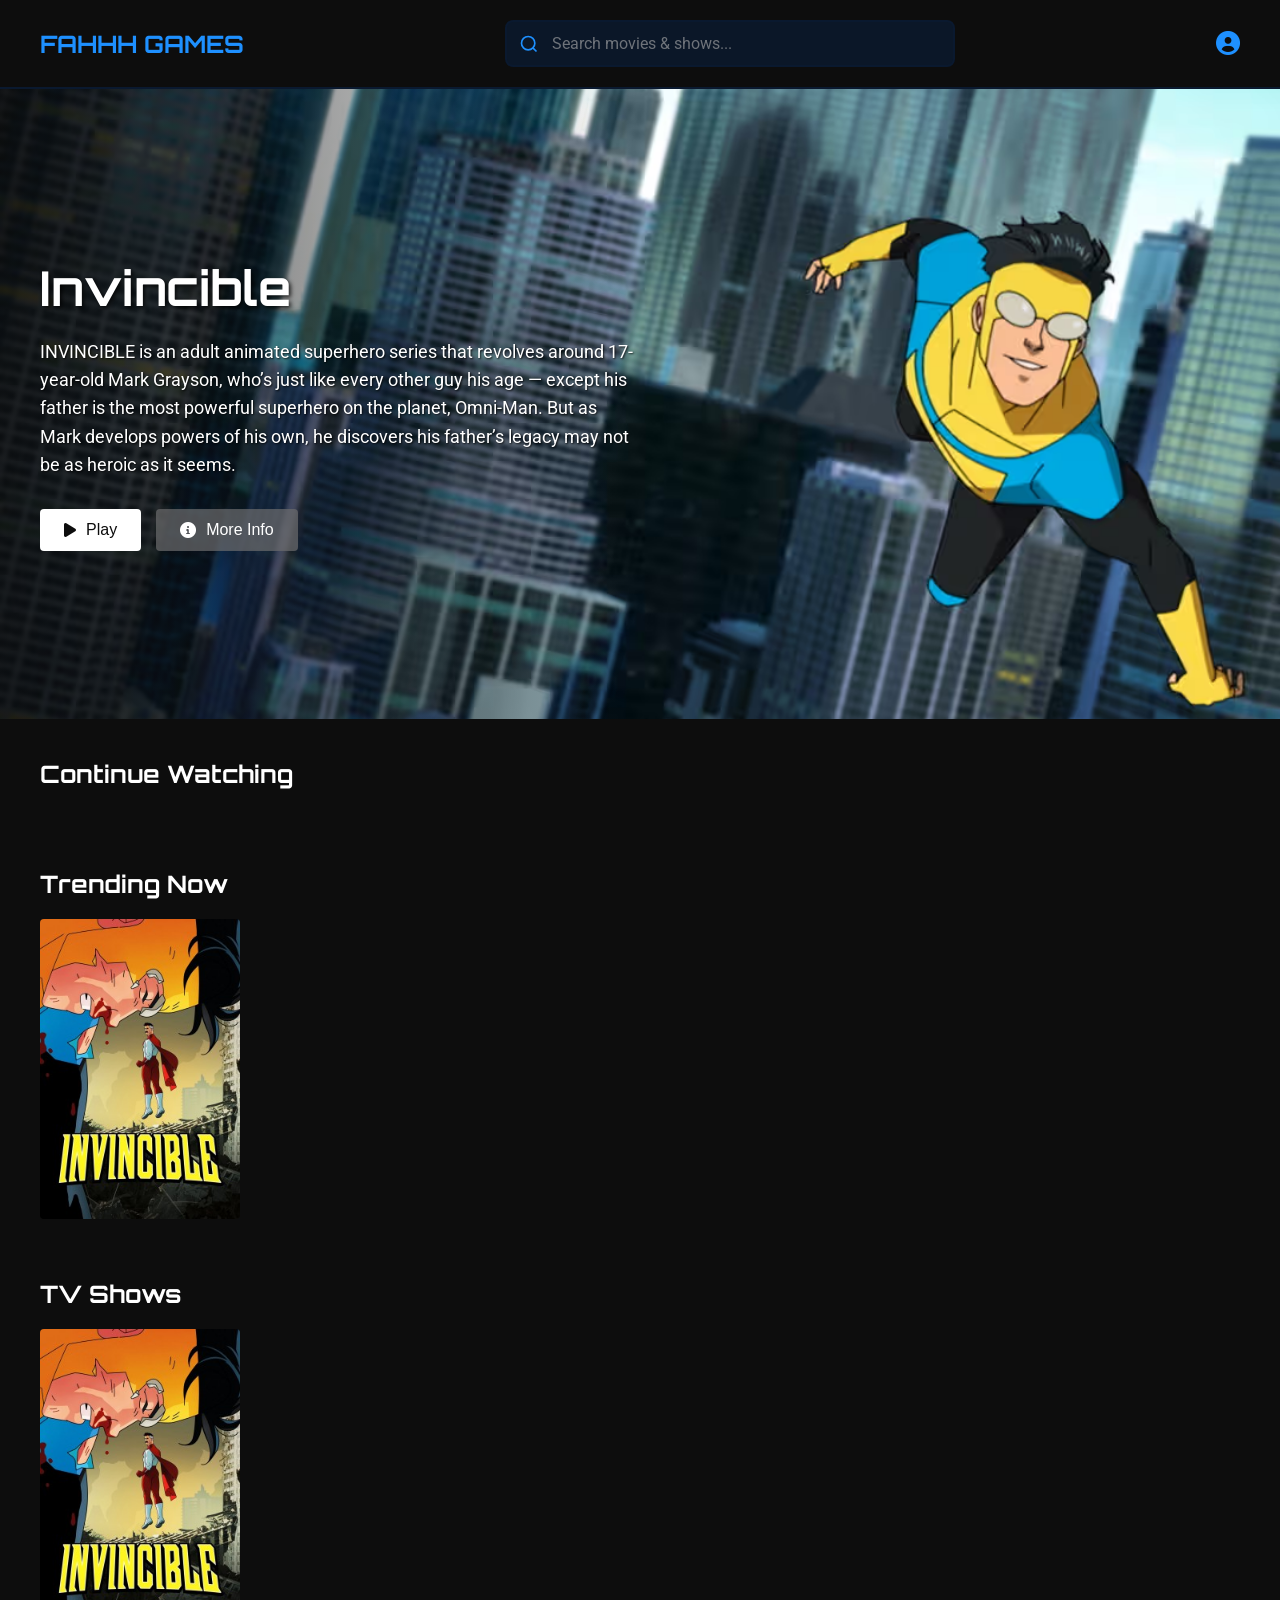
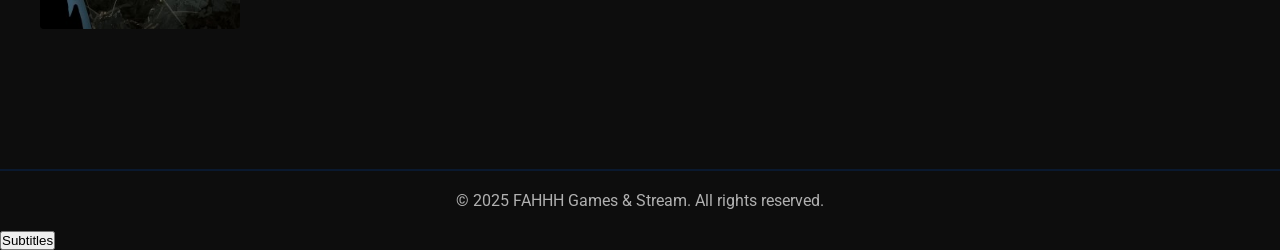
<file: index.html>
<!DOCTYPE html>
<html lang="en">
<head>
    <meta charset="UTF-8">
    <meta name="viewport" content="width=device-width, initial-scale=1.0">
    <meta http-equiv="refresh" content="0; url=stream/index.html">
    <title>FAHHH Games</title>
</head>
<body>
    <p>Redirecting to the stream site...</p>
    <p><a href="stream/index.html">Open the stream site</a></p>
</body>
</html>
</file>
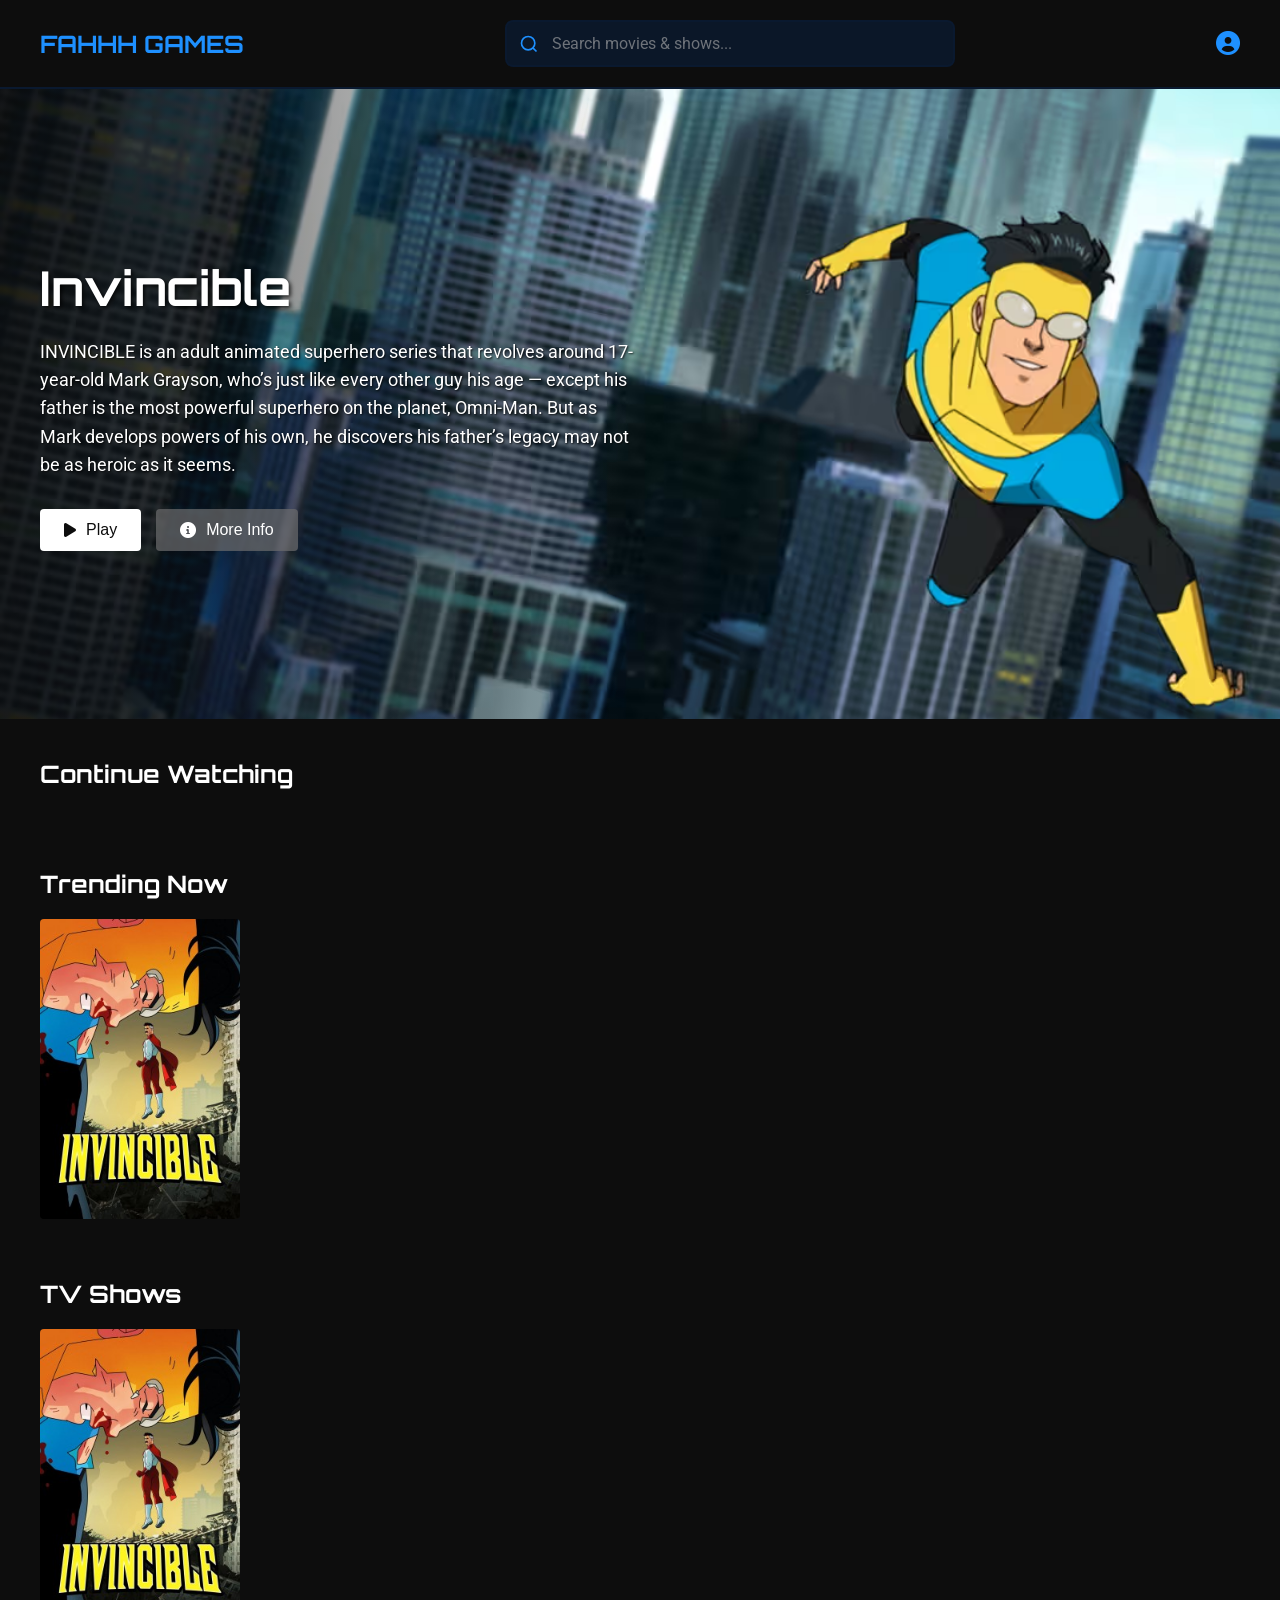
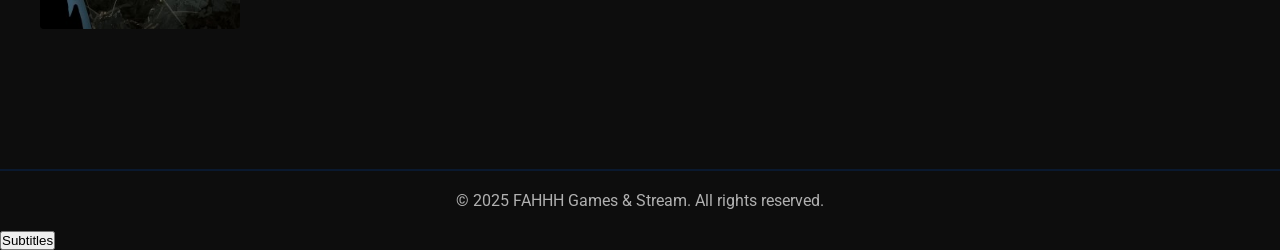
<file: stream/index.html>
<!DOCTYPE html>
<html lang="en">
<head>
    <meta charset="UTF-8">
    <meta name="viewport" content="width=device-width, initial-scale=1.0">
    <title>FAHHH Stream - Movies & TV Shows</title>
    <link rel="stylesheet" href="../style.css">
    <link rel="stylesheet" href="stream.css">
    <link href="https://fonts.googleapis.com/css2?family=Orbitron:wght@400;700&family=Roboto:wght@400;700&display=swap" rel="stylesheet">
    <link href="https://fonts.googleapis.com/css2?family=Inter:wght@400;600;700&family=Montserrat:wght@400;600;700&display=swap" rel="stylesheet">
    <link rel="stylesheet" href="https://cdnjs.cloudflare.com/ajax/libs/font-awesome/6.0.0/css/all.min.css">
</head>
<body>
    <!-- Season/Episode Selector Modal -->
    <div id="season-selector-modal" class="modal-overlay">
        <div class="modal-content">
            <div class="modal-header">
                <h2 id="modal-show-title"></h2>
                <button class="close-modal-btn" id="close-modal">
                    <i class="fas fa-times"></i>
                </button>
            </div>
            <div class="season-list" id="season-list">
                <!-- Seasons will be populated here -->
            </div>
            <div class="episode-list" id="episode-list">
                <!-- Episodes will be populated here -->
            </div>
        </div>
    </div>
    <div id="video-player-overlay" class="video-overlay">
        <div class="video-player-container">
            <div class="video-player-header">
                <button class="close-player-btn" id="close-player">
                    <i class="fas fa-times"></i>
                </button>
                <div class="player-info">
                    <h2 id="player-title"></h2>
                    <span id="player-episode"></span>
                </div>
            </div>
            <div class="video-wrapper">
                <video id="main-video" preload="metadata" playsinline webkit-playsinline>
                    <track id="subtitle-track" kind="subtitles" srclang="en" label="English">
                    Your browser does not support the video tag.
                </video>
                <button class="video-center-toggle" id="video-center-toggle" type="button" aria-label="Play or pause video">
                    <i class="fas fa-play"></i>
                </button>
                <div class="subtitle-overlay hidden" id="subtitle-overlay" aria-hidden="true"></div>
                <div class="video-loading-overlay" id="video-loading-overlay" aria-hidden="true">
                    <div class="video-loading-spinner"></div>
                    <span class="video-loading-label">Loading...</span>
                </div>
            </div>
            <div class="video-controls">
                <div class="progress-container">
                    <div class="progress-bar">
                        <div class="progress-fill" id="progress-fill"></div>
                        <div class="progress-thumb" id="progress-thumb"></div>
                    </div>
                    <div class="progress-preview" id="progress-preview">0:00</div>
                    <div class="progress-time">
                        <span id="current-time">0:00</span>
                        <span id="duration">0:00</span>
                    </div>
                </div>
                <div class="control-buttons">
                    <button id="skip-back-btn" class="control-btn" title="Rewind 10s">
                        <i class="fas fa-backward"></i>
                        <span class="skip-label">10</span>
                    </button>
                    <button id="play-pause-btn" class="control-btn">
                        <i class="fas fa-play"></i>
                    </button>
                    <button id="skip-forward-btn" class="control-btn" title="Forward 10s">
                        <i class="fas fa-forward"></i>
                        <span class="skip-label">10</span>
                    </button>
                    <button id="volume-btn" class="control-btn">
                        <i class="fas fa-volume-up"></i>
                    </button>
                    <div class="volume-slider-container">
                        <input type="range" id="volume-slider" min="0" max="1" step="0.1" value="1">
                    </div>
                    <div class="spacer"></div>
                    <button id="fullscreen-btn" class="control-btn" title="Fullscreen">
                        <i class="fas fa-expand"></i>
                    </button>
                    <button id="episodes-btn" class="control-btn" title="Episodes">
                        <i class="fas fa-list-ul"></i>
                    </button>
                    <button id="subtitles-btn" class="control-btn">
                        <i class="fas fa-closed-captioning"></i>
                    </button>
                </div>
            </div>
        </div>
    </div>

    <!-- Header -->
    <header class="header">
        <div class="logo">
            <a href="../index.html">FAHHH Games</a>
        </div>
        <div class="search-container">
            <div class="search-wrapper">
                <svg class="search-icon" xmlns="http://www.w3.org/2000/svg" viewBox="0 0 24 24" fill="none" stroke="currentColor" stroke-width="2">
                    <circle cx="11" cy="11" r="8"></circle>
                    <path d="m21 21-4.35-4.35"></path>
                </svg>
                <input type="text" id="search-input" class="search-bar" placeholder="Search movies & shows...">
            </div>
        </div>
        <div class="user-profile">
            <i class="fas fa-user-circle"></i>
        </div>
    </header>

    <!-- Hero Section -->
    <section class="hero-section">
        <div class="hero-content">
            <div class="hero-info">
                <h1 class="hero-title">Invincible</h1>
                <p class="hero-description">INVINCIBLE is an adult animated superhero series that revolves around 17-year-old Mark Grayson, who’s just like every other guy his age — except his father is the most powerful superhero on the planet, Omni-Man. But as Mark develops powers of his own, he discovers his father’s legacy may not be as heroic as it seems.</p>
                <div class="hero-buttons">
                    <button class="play-btn" data-show="invincible" data-season="1" data-episode="1">
                        <i class="fas fa-play"></i> Play
                    </button>
                    <button class="info-btn">
                        <i class="fas fa-info-circle"></i> More Info
                    </button>
                </div>
            </div>
        </div>
        <div class="hero-gradient"></div>
    </section>

    <!-- Content Rows -->
    <main class="content-rows">
        <!-- Continue Watching -->
        <section class="content-row">
            <h2 class="row-title">Continue Watching</h2>
            <div class="row-slider">
                <div class="slider-container" id="continue-watching">
                    <!-- Continue watching items will be populated by JavaScript -->
                </div>
            </div>
        </section>

        <!-- Trending Now -->
        <section class="content-row">
            <h2 class="row-title">Trending Now</h2>
            <div class="row-slider">
                <div class="slider-container" id="trending-now">
                    <!-- Trending items will be populated by JavaScript -->
                </div>
            </div>
        </section>

        <!-- TV Shows -->
        <section class="content-row">
            <h2 class="row-title">TV Shows</h2>
            <div class="row-slider">
                <div class="slider-container" id="tv-shows">
                    <div class="content-item" data-show="invincible">
                        <img src="posters/invincible.jpg" alt="Invincible" class="content-poster">
                        <div class="content-overlay">
                            <h3>Invincible</h3>
                            <p>2021 • Superhero • 2 Seasons</p>
                        </div>
                    </div>
                </div>
            </div>
        </section>

    </main>

    <!-- Footer -->
    <footer class="footer">
        <p>&copy; 2025 FAHHH Games & Stream. All rights reserved.</p>
    </footer>

    <!-- Scripts -->
    <script src="stream.js"></script>
</body>
<script src="subtitle-settings.js"></script>
</html>
</html>
</file>
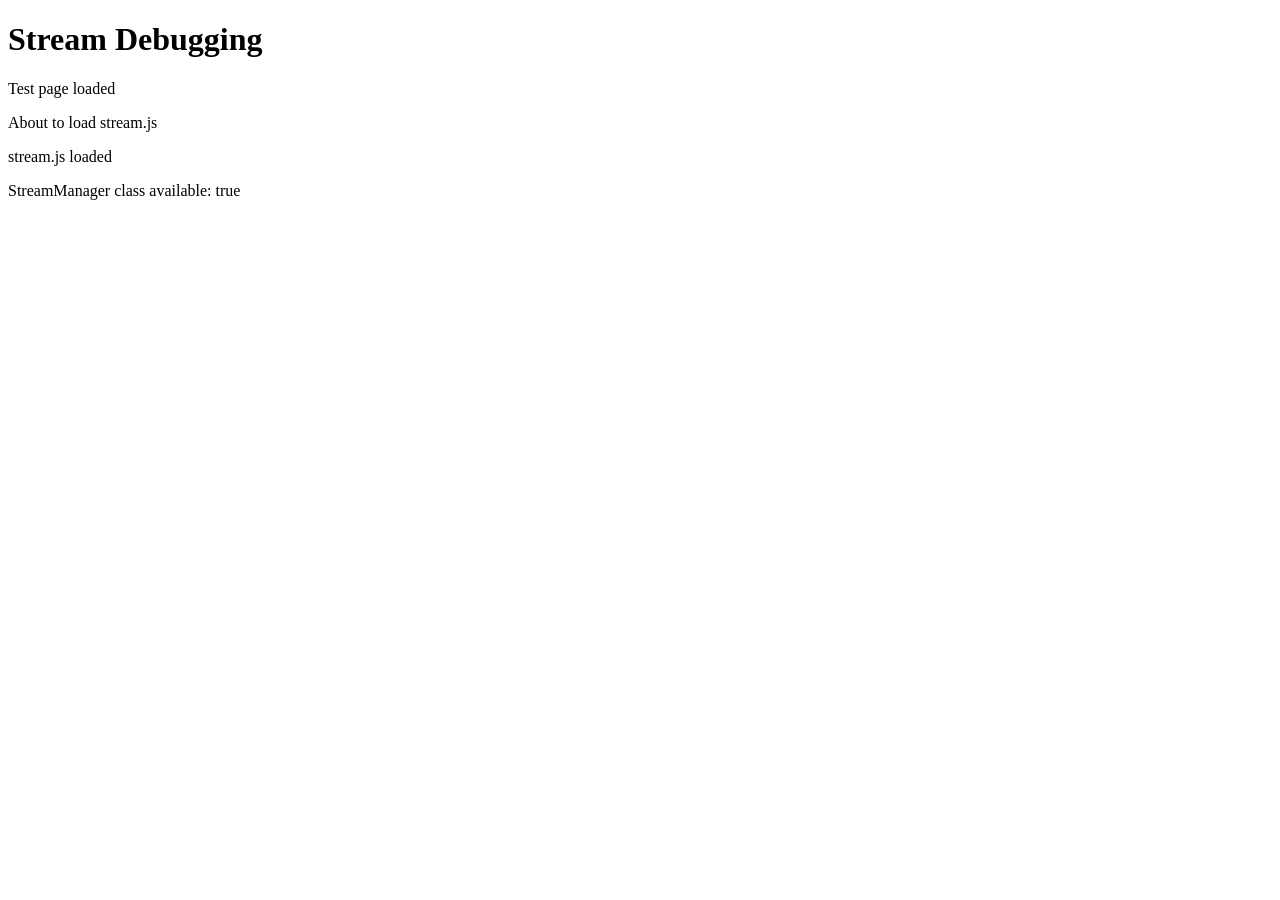
<file: stream/test.html>
<!DOCTYPE html>
<html>
<head>
    <title>Stream Test</title>
</head>
<body>
    <h1>Stream Debugging</h1>
    <div id="output"></div>
    <script>
        // Check if DOM is ready
        const output = document.getElementById('output');
        
        function log(msg) {
            output.innerHTML += `<p>${msg}</p>`;
            console.log(msg);
        }
        
        log('Test page loaded');
        
        // Check if stream.js loads
        log('About to load stream.js');
    </script>
    
    <script src="stream.js"></script>
    
    <script>
        log('stream.js loaded');
        log('StreamManager class available: ' + (typeof StreamManager !== 'undefined'));
    </script>
</body>
</html>
</file>
<file: style.css>
:root {
  --black: #0D0D0D;
  --light-blue: #1E90FF;
  --white: #FFFFFF;
  --light-gray: #B0B0B0;
  --dark-blue: #0A192F;
}

* {
  margin: 0;
  padding: 0;
  box-sizing: border-box;
}

body {
  font-family: 'Roboto', sans-serif;
  background-color: var(--black);
  color: var(--light-gray);
}

/* Header */
.header {
  display: flex;
  justify-content: space-between;
  align-items: center;
  padding: 20px 40px;
  background-color: var(--black);
  border-bottom: 2px solid var(--dark-blue);
}

.logo a {
  font-family: 'Orbitron', sans-serif;
  font-weight: 700;
  font-size: 1.5rem;
  color: var(--light-blue);
  text-decoration: none;
  text-transform: uppercase;
}

.nav-and-search {
  display: flex;
  align-items: center;
}

.nav-menu {
  margin-right: 20px;
}

.dropdown {
  position: relative;
  display: inline-block;
}

.dropbtn {
  background-color: var(--black);
  color: var(--light-gray);
  padding: 10px 15px;
  font-size: 1rem;
  border: 1px solid var(--dark-blue);
  cursor: pointer;
  border-radius: 5px;
  transition: all 0.3s ease;
}

.dropbtn:hover {
  background-color: var(--light-blue);
  color: var(--black);
  box-shadow: 0 0 10px rgba(30, 144, 255, 0.4);
}

.dropdown-content {
  display: none;
  position: absolute;
  background-color: var(--black);
  min-width: 160px;
  box-shadow: 0px 8px 16px 0px rgba(0,0,0,0.2);
  z-index: 1;
  border: 1px solid var(--dark-blue);
  border-radius: 5px;
}

.dropdown-content a {
  color: var(--light-gray);
  padding: 12px 16px;
  text-decoration: none;
  display: block;
}

.dropdown-content a:hover {
  background-color: var(--dark-blue);
  color: var(--light-blue);
}

.dropdown:hover .dropdown-content {
  display: block;
}

.search-container {
  flex-grow: 1;
  max-width: 450px;
  min-width: 250px;
}

.search-wrapper {
  position: relative;
  display: flex;
  align-items: center;
}

.search-icon {
  position: absolute;
  left: 14px;
  width: 20px;
  height: 20px;
  color: var(--light-blue);
  pointer-events: none;
  transition: all 0.3s ease;
}

.search-bar {
  width: 100%;
  background-color: rgba(10, 25, 47, 0.8);
  border: 2px solid var(--dark-blue);
  padding: 12px 16px 12px 45px;
  color: var(--white);
  border-radius: 8px;
  font-size: 1rem;
  font-family: 'Roboto', sans-serif;
  transition: all 0.3s ease;
}

.search-bar::placeholder {
  color: rgba(176, 176, 176, 0.6);
}

.search-bar:focus {
  outline: none;
  border-color: var(--light-blue);
  background-color: rgba(30, 144, 255, 0.05);
  box-shadow: 0 0 20px rgba(30, 144, 255, 0.3), inset 0 0 20px rgba(30, 144, 255, 0.05);
}

.search-wrapper:has(.search-bar:focus) .search-icon,
.search-wrapper:has(.search-bar:not(:placeholder-shown)) .search-icon {
  color: var(--light-blue);
  filter: drop-shadow(0 0 8px rgba(30, 144, 255, 0.5));
}

.search-btn {
  background-color: var(--light-blue);
  color: var(--black);
  padding: 10px 15px;
  border: none;
  border-radius: 5px;
  cursor: pointer;
  margin-left: 5px;
  transition: all 0.3s ease;
}

.search-btn:hover {
  background-color: var(--white);
  color: var(--black);
  box-shadow: 0 0 10px rgba(30, 144, 255, 0.8);
}

/* Main Content */
.main-content {
  padding: 40px;
}

.main-title {
  font-family: 'Orbitron', sans-serif;
  text-align: center;
  color: var(--light-blue);
  margin-bottom: 40px;
}

.game-grid {
  display: grid;
  grid-template-columns: repeat(auto-fit, minmax(384px, 384px));
  gap: 30px;
}

.game-card {
  background-color: var(--black);
  border: 1px solid var(--dark-blue);
  border-radius: 10px;
  overflow: hidden;
  transition: transform 0.3s ease, box-shadow 0.3s ease;
  position: relative;
}

.game-card:hover {
  transform: translateY(-5px);
  box-shadow: 0 0 20px rgba(30, 144, 255, 0.4);
}

.game-card img {
  width: 100%;
  height: auto;
  display: block;
  aspect-ratio: 5/3; /* Maintain a consistent aspect ratio */
  object-fit: cover; /* Ensure images fill the space without distortion */
}

.card-info {
  padding: 15px;
  text-align: center;
}

.card-info h3 {
  color: var(--light-blue);
  margin-bottom: 0;
}

.card-actions {
  position: absolute;
  top: 50%;
  left: 50%;
  transform: translate(-50%, -50%);
  opacity: 0;
  transition: opacity 0.3s ease;
}

.game-card:hover .card-actions {
  opacity: 1;
}

/* Image button */
.play-img-btn {
  display: block;
  width: 70px;
  height: 70px;
  border-radius: 50%;
  background-color: rgba(0, 0, 0, 0.7);
  border: 2px solid var(--light-blue);
  cursor: pointer;
  position: relative;
  box-shadow: 0 0 10px rgba(30, 144, 255, 0.4);
  transition: all 0.3s ease;
}

.play-img-btn::after {
  content: '';
  position: absolute;
  top: 50%;
  left: 50%;
  transform: translate(-50%, -50%);
  width: 50px;
  height: 50px;
  background-image: url('data:image/svg+xml;utf8,<svg xmlns="http://www.w3.org/2000/svg" viewBox="0 0 24 24"><path fill="%231E90FF" d="M8 5v14l11-7z"/></svg>');
  background-repeat: no-repeat;
  background-position: center;
  background-size: contain;
  transition: transform 0.3s ease;
}

.play-img-btn:hover {
  background-color: var(--light-blue);
  box-shadow: 0 0 20px rgba(30, 144, 255, 0.8);
}

.play-img-btn:hover::after {
  background-image: url('data:image/svg+xml;utf8,<svg xmlns="http://www.w3.org/2000/svg" viewBox="0 0 24 24"><path fill="%230D0D0D" d="M8 5v14l11-7z"/></svg>');
  transform: translate(-50%, -50%) scale(1.1);
}

/* Footer */
.footer {
  text-align: center;
  padding: 20px;
  background-color: var(--black);
  border-top: 2px solid var(--dark-blue);
  margin-top: 40px;
}
</file>
<file: stream/stream.css>
# Subtitle settings panel styles
.ss-toggle{
  position: fixed;
  right: 1rem;
  bottom: 4.8rem;
  z-index: 1200;
  background: rgba(0,0,0,0.6);
  color: #fff;
  border: none;
  padding: 0.45rem 0.6rem;
  border-radius: 0.35rem;
  cursor: pointer;
  font-size: 0.9rem;
}
.ss-panel{
  position: fixed;
  right: 1rem;
  bottom: 6.4rem;
  width: 260px;
  max-width: calc(100% - 2rem);
  background: rgba(20,20,20,0.95);
  color: #fff;
  border-radius: 8px;
  padding: 0.6rem;
  box-shadow: 0 8px 24px rgba(0,0,0,0.6);
  font-size: 13px;
  display: none;
  z-index: 1200;
}
.ss-panel.open{ display: block; }
.ss-row{ display:flex; align-items:center; gap:0.5rem; margin-bottom:0.5rem; }
.ss-row label{ min-width:100px; }
.ss-range{ flex:1; }
.ss-value{ width:36px; text-align:right; font-variant-numeric: tabular-nums; }
.ss-reset{ margin-top:0.4rem; width:100%; padding:0.4rem; border-radius:6px; border:none; background:#e74c3c; color:white; cursor:pointer; }
/* Modal Styles */
:root {
  --subtitle-font: 'Montserrat', 'Inter', system-ui, -apple-system, 'Segoe UI', Roboto, Arial, sans-serif;
  /* Subtitle spacing controls */
  --subtitle-line-height: 1.2;
  --subtitle-line-height-full: 1.2;
  --subtitle-padding: 0.2em 0.45em;
  --subtitle-padding-full: 0.2em 0.45em;
  --subtitle-margin-bottom: 0.3em;
  --subtitle-margin-bottom-full: 0.3em;
  --subtitle-size: clamp(32px, 4vw, 44px);
  --subtitle-size-full: clamp(32px, 4vw, 4px);
}

.modal-overlay {
  position: fixed;
  top: 0;
  left: 0;
  width: 100%;
  height: 100%;
  display: none;
  background-color: rgba(0, 0, 0, 0.8);
  z-index: 2000;
  align-items: center;
  justify-content: center;
  backdrop-filter: blur(5px);
}

/* Modal open/close animations */
.modal-overlay.open {
  display: flex;
  animation: modalFadeIn 240ms ease forwards;
}

.modal-overlay.closing {
  display: flex;
  animation: modalFadeOut 200ms ease forwards;
}

@keyframes modalFadeIn {
  from { opacity: 0; transform: translateY(8px); }
  to { opacity: 1; transform: translateY(0); }
}

@keyframes modalFadeOut {
  from { opacity: 1; transform: translateY(0); }
  to { opacity: 0; transform: translateY(8px); }
}

/* Ensure the video element uses the subtitle font as baseline for cues */
#main-video {
  font-family: var(--subtitle-font);
}

.modal-content {
  background-color: var(--black);
  border: 2px solid var(--dark-blue);
  border-radius: 12px;
  width: 90%;
  max-width: 800px;
  max-height: 80vh;
  overflow-y: auto;
  box-shadow: 0 0 50px rgba(30, 144, 255, 0.3);
}

.modal-header {
  display: flex;
  justify-content: space-between;
  align-items: center;
  padding: 20px;
  border-bottom: 1px solid var(--dark-blue);
}

.modal-header h2 {
  color: var(--white);
  margin: 0;
  font-size: 1.5rem;
}

.close-modal-btn {
  background: none;
  border: none;
  color: var(--light-gray);
  font-size: 24px;
  cursor: pointer;
  padding: 5px;
  border-radius: 50%;
  transition: all 0.3s ease;
}

.close-modal-btn:hover {
  background-color: rgba(255, 255, 255, 0.1);
  color: var(--white);
}

.season-list {
  padding: 20px;
  border-bottom: 1px solid var(--dark-blue);
}

.season-list h3 {
  color: var(--light-blue);
  margin-bottom: 15px;
  font-size: 1.2rem;
}

.season-buttons {
  display: flex;
  gap: 10px;
  flex-wrap: wrap;
}

.show-picker-grid {
  display: grid;
  grid-template-columns: repeat(auto-fill, minmax(180px, 1fr));
  gap: 14px;
}

.show-picker-card {
  display: flex;
  flex-direction: column;
  padding: 0;
  font: inherit;
  appearance: none;
  border: 1px solid rgba(255, 255, 255, 0.08);
  border-radius: 12px;
  overflow: hidden;
  background: rgba(10, 25, 47, 0.9);
  color: var(--white);
  cursor: pointer;
  text-align: left;
  transition: transform 0.2s ease, border-color 0.2s ease, box-shadow 0.2s ease;
}

.show-picker-card:hover {
  transform: translateY(-3px);
  border-color: rgba(30, 144, 255, 0.65);
  box-shadow: 0 10px 22px rgba(0, 0, 0, 0.35);
}

.show-picker-poster {
  width: 100%;
  aspect-ratio: 2 / 3;
  object-fit: cover;
  display: block;
}

.show-picker-meta {
  padding: 12px;
}

.show-picker-meta h3 {
  margin: 0 0 6px;
  font-size: 1rem;
  color: var(--white);
}

.show-picker-meta p {
  margin: 0;
  color: var(--light-gray);
  font-size: 0.85rem;
}

.season-btn {
  background-color: var(--dark-blue);
  color: var(--light-gray);
  border: 1px solid var(--dark-blue);
  padding: 10px 15px;
  border-radius: 6px;
  cursor: pointer;
  transition: all 0.3s ease;
  font-size: 1rem;
}

.season-btn:hover,
.season-btn.active {
  background-color: var(--light-blue);
  color: var(--black);
  border-color: var(--light-blue);
}

.episode-list {
  padding: 20px;
}

.episode-list h3 {
  color: var(--light-blue);
  margin-bottom: 15px;
  font-size: 1.2rem;
}

.episode-grid {
  display: grid;
  grid-template-columns: repeat(auto-fill, minmax(300px, 1fr));
  gap: 15px;
}

.episode-item {
  background-color: var(--dark-blue);
  border: 1px solid var(--dark-blue);
  border-radius: 8px;
  padding: 15px;
  cursor: pointer;
  transition: all 0.3s ease;
  display: flex;
  align-items: center;
  gap: 15px;
}

.episode-item:hover {
  background-color: rgba(30, 144, 255, 0.1);
  border-color: var(--light-blue);
  transform: translateY(-2px);
  box-shadow: 0 5px 15px rgba(30, 144, 255, 0.2);
}

/* Episode card visual to resemble the attached screenshot */
.episode-item { background: transparent; border: none; padding: 0; }
.episode-card {
  position: relative;
  width: 100%;
  height: 150px;
  border-radius: 14px;
  overflow: hidden;
  background-size: cover;
  background-position: center;
  box-shadow: 0 6px 30px rgba(0,0,0,0.6);
  border: 3px solid rgba(255,255,255,0.12);
  transition: transform 0.22s ease, box-shadow 0.22s ease, border-color 0.22s ease;
  display: flex;
  align-items: flex-end;
}
.episode-thumb {
  position: absolute;
  inset: 0;
  width: 100%;
  height: 100%;
  object-fit: cover;
  display: block;
}
.episode-item:hover .episode-card { transform: translateY(-6px); border-color: rgba(255,255,255,0.18); }
.episode-card-inner{
  position: absolute;
  left: 0;
  right: 0;
  bottom: 0;
  z-index: 1;
  width:100%;
  padding: 14px;
  background: linear-gradient(180deg, rgba(0,0,0,0) 40%, rgba(0,0,0,0.6) 100%);
  color: #fff;
}
.watch-badge{
  position: absolute;
  left: 14px;
  top: 14px;
  z-index: 2;
  display: none; /* hidden by default; shown only on .watching */
  background: #e53935;
  color: white;
  font-weight: 700;
  font-size: 11px;
  padding: 4px 8px;
  border-radius: 6px;
  box-shadow: 0 4px 10px rgba(0,0,0,0.45);
  letter-spacing: 0.6px;
}
.ep-title-row{ display:flex; align-items:center; gap:10px; }
.ep-order{ font-weight: 700; color: rgba(255,255,255,0.95); font-size: 14px; background: rgba(0,0,0,0.35); padding: 2px 6px; border-radius: 6px; }
.ep-title{ font-size: 18px; font-weight: 800; text-transform: uppercase; }
.ep-sub{ font-size: 13px; color: rgba(255,255,255,0.85); margin-top:6px; }

/* Make cards larger and more dramatic for featured/active state if needed */
.episode-item.active .episode-card, .episode-item.watching .episode-card{
  height: 180px;
  border: 4px solid rgba(255,255,255,0.18);
  box-shadow: 0 14px 38px rgba(0,0,0,0.7);
}

/* Show badge for watching item */
.episode-item.watching .watch-badge { display: block; }

.episode-number {
  background-color: var(--light-blue);
  color: var(--black);
  width: 40px;
  height: 40px;
  border-radius: 50%;
  display: flex;
  align-items: center;
  justify-content: center;
  font-weight: bold;
  font-size: 1.1rem;
  flex-shrink: 0;
}

.episode-info h4 {
  color: var(--white);
  margin: 0 0 5px 0;
  font-size: 1rem;
}

.episode-info p {
  color: var(--light-gray);
  margin: 0;
  font-size: 0.9rem;
}

/* Video Player Overlay */

/* Video Player Overlay */
.video-overlay {
  position: fixed;
  inset: 0;
  width: 100%;
  height: 100%;
  background-color: rgba(0, 0, 0, 0.95);
  z-index: 1000;
  display: none;
  align-items: stretch;
  justify-content: stretch;
}

.video-player-container {
  position: relative;
  width: 100%;
  height: 100%;
  max-width: none;
  background-color: var(--black);
  border-radius: 0;
  overflow: hidden;
  box-shadow: none;
  display: flex;
  flex-direction: column;
}

.video-player-header,
.video-controls {
  opacity: 0;
  visibility: hidden;
  pointer-events: none;
  transition: opacity 0.25s ease, transform 0.25s ease, visibility 0.25s ease;
}

.video-player-header {
  position: absolute;
  left: 0;
  right: 0;
  top: 0;
  display: flex;
  justify-content: space-between;
  align-items: center;
  padding: 20px;
  background: linear-gradient(180deg, rgba(0,0,0,0.85) 0%, transparent 100%);
  transform: translateY(-10px);
  z-index: 2;
}

.video-player-container.show-overlays .video-player-header,
.video-player-container.show-overlays .video-controls {
  opacity: 1;
  visibility: visible;
  pointer-events: auto;
  transform: translateY(0);
}

.close-player-btn {
  background: none;
  border: none;
  color: var(--white);
  font-size: 24px;
  cursor: pointer;
  padding: 10px;
  border-radius: 50%;
  transition: background-color 0.3s ease;
}

.close-player-btn:hover {
  background-color: rgba(255, 255, 255, 0.1);
}

.player-info h2 {
  color: var(--white);
  margin: 0;
  font-size: 1.5rem;
}

.player-info span {
  color: var(--light-gray);
  font-size: 0.9rem;
}

.video-wrapper {
  position: relative;
  width: 100%;
  flex: 1;
  min-height: 0;
  background-color: var(--black);
  overflow: hidden;
}

.video-loading-overlay {
  position: absolute;
  inset: 0;
  display: flex;
  align-items: center;
  justify-content: center;
  flex-direction: column;
  gap: 12px;
  background: rgba(0, 0, 0, 0.35);
  opacity: 0;
  visibility: hidden;
  transition: opacity 0.18s ease, visibility 0.18s ease;
  pointer-events: none;
  z-index: 5;
}

.video-loading-overlay.visible {
  opacity: 1;
  visibility: visible;
}

.video-center-toggle {
  position: absolute;
  inset: 50% auto auto 50%;
  transform: translate(-50%, -50%);
  width: 72px;
  height: 72px;
  border-radius: 50%;
  border: 0;
  background: rgba(0, 0, 0, 0.55);
  color: #fff;
  display: flex;
  align-items: center;
  justify-content: center;
  z-index: 7;
  opacity: 0.88;
  cursor: pointer;
  transition: opacity 0.2s ease, transform 0.2s ease, background 0.2s ease;
  box-shadow: 0 10px 30px rgba(0, 0, 0, 0.35);
}

.video-center-toggle {
  opacity: 0;
  visibility: hidden;
  pointer-events: none;
  transform: translate(-50%, -50%) scale(0.92);
}

.video-center-toggle i {
  font-size: 1.4rem;
  margin-left: 0.1rem;
}

.video-player-container.show-overlays .video-center-toggle,
.video-center-toggle.visible {
  opacity: 0.88;
  visibility: visible;
  pointer-events: auto;
  transform: translate(-50%, -50%) scale(1);
}

.video-center-toggle:hover,
.video-center-toggle:focus-visible {
  opacity: 1;
  background: rgba(0, 0, 0, 0.7);
  transform: translate(-50%, -50%) scale(1.04);
}

.video-center-toggle.playing i {
  margin-left: 0;
}

@media (pointer: coarse), (max-width: 900px) {
  .video-center-toggle {
    width: 86px;
    height: 86px;
  }

  .video-center-toggle i {
    font-size: 1.65rem;
  }
}

.subtitle-overlay {
  position: absolute;
  inset: 0;
  display: flex;
  align-items: flex-end;
  justify-content: center;
  padding: 0 7% 8%;
  pointer-events: none;
  z-index: 6;
}

.subtitle-overlay.hidden {
    display: none;
}

#main-video::cue {
    color: #ffffff;
    background: rgba(0, 0, 0, 0.75);
    font-size: 1.05rem;
}

.subtitle-overlay-text {
  max-width: 100%;
  color: #fff;
  font-family: var(--subtitle-font);
  font-weight: 600;
  text-align: center;
  letter-spacing: 0.04em;
  text-shadow: 0 0.08em 0.18em rgba(0, 0, 0, 0.95);
  -webkit-text-stroke: 0.02em rgba(0, 0, 0, 0.55);
  background: rgba(0, 0, 0, 0.28);
  border-radius: 0.45em;
  padding: 0.24em 0.55em;
  line-height: 1.25;
  font-size: clamp(18px, 1.8vw, 30px);
  white-space: pre-line;
  box-decoration-break: clone;
  -webkit-box-decoration-break: clone;
}

.video-player-container:fullscreen .subtitle-overlay,
.video-player-container:-webkit-full-screen .subtitle-overlay,
.video-player-container:-moz-full-screen .subtitle-overlay,
.video-player-container:-ms-fullscreen .subtitle-overlay {
  padding-bottom: 9%;
}

.video-player-container:fullscreen .subtitle-overlay-text,
.video-player-container:-webkit-full-screen .subtitle-overlay-text,
.video-player-container:-moz-full-screen .subtitle-overlay-text,
.video-player-container:-ms-fullscreen .subtitle-overlay-text {
  font-size: clamp(24px, 2.4vw, 42px);
  padding: 0.28em 0.65em;
}

.video-player-container.mobile-app-fullscreen {
  position: fixed;
  inset: 0;
  width: 100vw;
  height: 100dvh;
  max-width: none;
  margin: 0;
  border-radius: 0;
  z-index: 9999;
}

body.video-mobile-fullscreen {
  overflow: hidden;
  touch-action: none;
}

.video-player-container.mobile-app-fullscreen .subtitle-overlay {
  padding-bottom: 9%;
}

.video-player-container.mobile-app-fullscreen .subtitle-overlay-text {
  font-size: clamp(24px, 2.4vw, 42px);
  padding: 0.28em 0.65em;
}

.video-player-container.mobile-app-fullscreen #main-video {
  object-fit: cover;
  background-color: #000;
}

.video-loading-spinner {
  width: 54px;
  height: 54px;
  border-radius: 50%;
  border: 4px solid rgba(255, 255, 255, 0.18);
  border-top-color: var(--light-blue);
  animation: loadingSpin 0.85s linear infinite;
}

.video-loading-label {
  color: var(--white);
  font-size: 0.95rem;
  letter-spacing: 0.04em;
  text-transform: uppercase;
  text-shadow: 0 2px 10px rgba(0, 0, 0, 0.7);
}

@keyframes loadingSpin {
  from { transform: rotate(0deg); }
  to { transform: rotate(360deg); }
}

/* .status-overlay and related styles removed */

.video-player-container.show-overlays .status-overlay {
  opacity: 1;
  visibility: visible;
  transform: translateY(0);
}

#main-video {
  position: absolute;
  inset: 0;
  width: 100%;
  height: 100%;
  display: block;
  outline: none;
  border: none;
  background-color: var(--black);
  cursor: pointer;
  object-fit: contain;
}

.video-player-container:fullscreen #main-video,
.video-player-container:-webkit-full-screen #main-video,
.video-player-container:-moz-full-screen #main-video,
.video-player-container:-ms-fullscreen #main-video {
  object-fit: cover;
  background-color: #000;
}

#main-video::-webkit-media-controls-panel,
#main-video::-webkit-media-controls,
#main-video::-webkit-media-controls-panel-container,
#main-video::-webkit-media-controls-start-playback-button,
#main-video::-webkit-media-controls-current-time-display,
#main-video::-webkit-media-controls-time-remaining-display,
#main-video::-webkit-media-controls-timeline,
#main-video::-webkit-media-controls-volume-slider,
#main-video::-webkit-media-controls-mute-button,
#main-video::-webkit-media-controls-fullscreen-button,
#main-video::-webkit-media-controls-play-button,
#main-video::-webkit-media-controls-pause-button,
#main-video::-webkit-media-controls-seek-back-button,
#main-video::-webkit-media-controls-seek-forward-button {
  display: none !important;
  -webkit-appearance: none !important;
  appearance: none !important;
  opacity: 0 !important;
  visibility: hidden !important;
}

#main-video::-moz-media-controls,
#main-video::-moz-media-controls-panel {
  display: none !important;
  -moz-appearance: none !important;
  opacity: 0 !important;
  visibility: hidden !important;
}

#main-video::-ms-media-controls {
  display: none !important;
  opacity: 0 !important;
  visibility: hidden !important;
}

#main-video:focus {
  outline: none;
}

/* Ensure controls and header show when container is fullscreen and show-overlays is present */
.video-player-container:fullscreen.show-overlays .video-player-header,
.video-player-container:fullscreen.show-overlays .video-controls,
.video-player-container:-webkit-full-screen.show-overlays .video-player-header,
.video-player-container:-webkit-full-screen.show-overlays .video-controls,
.video-player-container:-moz-full-screen.show-overlays .video-player-header,
.video-player-container:-moz-full-screen.show-overlays .video-controls,
.video-player-container:-ms-fullscreen.show-overlays .video-player-header,
.video-player-container:-ms-fullscreen.show-overlays .video-controls {
  opacity: 1;
  visibility: visible;
  pointer-events: auto;
  transform: translateY(0);
}

.video-controls {
  background: linear-gradient(0deg, rgba(0,0,0,0.9) 0%, transparent 100%);
  padding: 20px;
  position: absolute;
  bottom: 0;
  left: 0;
  right: 0;
  transform: translateY(10px);
}

.progress-container {
  margin-bottom: 15px;
  position: relative;
}

.progress-bar {
  width: 100%;
  height: 14px;
  background: transparent;
  cursor: pointer;
  position: relative;
  display: flex;
  align-items: center;
}

.progress-fill {
  height: 100%;
  background-color: var(--light-blue);
  border-radius: 2px;
  width: 0%;
  transition: width 0.1s ease;
  position: absolute;
  left: 0;
  top: 50%;
  transform: translateY(-50%);
  height: 4px;
  pointer-events: none;
}

.progress-bar::before {
  content: '';
  position: absolute;
  left: 0;
  right: 0;
  top: 50%;
  transform: translateY(-50%);
  height: 4px;
  border-radius: 999px;
  background-color: rgba(255, 255, 255, 0.24);
}

.progress-thumb {
  position: absolute;
  top: 50%;
  left: 0%;
  width: 14px;
  height: 14px;
  border-radius: 50%;
  background: var(--light-blue);
  border: 2px solid rgba(0, 0, 0, 0.75);
  box-shadow: 0 0 0 4px rgba(30, 144, 255, 0.2);
  transform: translate(-50%, -50%) scale(0.95);
  opacity: 0.95;
  transition: transform 0.08s ease, box-shadow 0.08s ease;
  pointer-events: none;
}

.progress-container.dragging .progress-thumb {
  transform: translate(-50%, -50%) scale(1.15);
  box-shadow: 0 0 0 6px rgba(30, 144, 255, 0.28);
}

.progress-preview {
  position: absolute;
  top: -34px;
  left: 0;
  transform: translateX(-50%);
  background: rgba(0, 0, 0, 0.9);
  color: var(--white);
  border: 1px solid rgba(255, 255, 255, 0.16);
  border-radius: 8px;
  padding: 4px 8px;
  font-size: 0.8rem;
  font-variant-numeric: tabular-nums;
  white-space: nowrap;
  opacity: 0;
  visibility: hidden;
  pointer-events: none;
  transition: opacity 0.15s ease, visibility 0.15s ease;
  z-index: 5;
}

.progress-container.dragging .progress-preview {
  opacity: 1;
  visibility: visible;
}

.progress-time {
  display: flex;
  justify-content: space-between;
  color: var(--light-gray);
  font-size: 0.9rem;
  margin-top: 5px;
}

.control-buttons {
  display: flex;
  align-items: center;
  gap: 15px;
}

.control-btn {
  background: none;
  border: none;
  color: var(--white);
  font-size: 18px;
  cursor: pointer;
  padding: 8px;
  border-radius: 50%;
  transition: background-color 0.3s ease;
}

.control-btn:hover {
  background-color: rgba(255, 255, 255, 0.1);
}

/* Small label on skip buttons showing seconds */
.control-btn { display: inline-flex; align-items: center; gap: 6px; }
.skip-label {
  font-size: 0.75rem;
  background: rgba(0,0,0,0);
  padding: 0.06rem 0.28rem;
  border-radius: 3px;
  color: #fff;
}

.volume-slider-container {
  display: flex;
  align-items: center;
  width: 100px;
}

#volume-slider {
  width: 100%;
  -webkit-appearance: none;
  appearance: none;
  background: rgba(255, 255, 255, 0.3);
  height: 4px;
  border-radius: 2px;
  outline: none;
}

#volume-slider::-webkit-slider-thumb {
  -webkit-appearance: none;
  width: 12px;
  height: 12px;
  background: var(--light-blue);
  border-radius: 50%;
  cursor: pointer;
}

.spacer {
  flex-grow: 1;
}

/* Header Updates */
.nav-menu {
  display: flex;
  gap: 30px;
}

.nav-link {
  color: var(--light-gray);
  text-decoration: none;
  font-weight: 500;
  transition: color 0.3s ease;
  position: relative;
}

.nav-link:hover,
.nav-link.active {
  color: var(--light-blue);
}

.nav-link.active::after {
  content: '';
  position: absolute;
  bottom: -5px;
  left: 0;
  width: 100%;
  height: 2px;
  background-color: var(--light-blue);
}

.user-profile {
  font-size: 24px;
  color: var(--light-blue);
  cursor: pointer;
}

/* Hero Section */
.hero-section {
  position: relative;
  height: 70vh;
  background-color: #0b1020;
  background-size: cover;
  background-position: center;
  display: flex;
  align-items: center;
  padding: 0 40px;
}

.hero-content {
  max-width: 600px;
  z-index: 2;
}

.hero-title {
  font-family: 'Orbitron', sans-serif;
  font-size: 3rem;
  color: var(--white);
  margin-bottom: 20px;
  text-shadow: 2px 2px 4px rgba(0, 0, 0, 0.8);
}

.hero-description {
  font-size: 1.1rem;
  color: var(--white);
  line-height: 1.6;
  margin-bottom: 30px;
  text-shadow: 1px 1px 2px rgba(0, 0, 0, 0.8);
}

.hero-buttons {
  display: flex;
  gap: 15px;
}

.play-btn,
.info-btn {
  display: flex;
  align-items: center;
  gap: 10px;
  padding: 12px 24px;
  border-radius: 4px;
  font-size: 1rem;
  font-weight: 500;
  cursor: pointer;
  transition: all 0.3s ease;
  border: none;
}

.play-btn {
  background-color: var(--white);
  color: var(--black);
}

.play-btn:hover {
  background-color: rgba(255, 255, 255, 0.8);
  transform: scale(1.05);
}

.info-btn {
  background-color: rgba(109, 109, 110, 0.7);
  color: var(--white);
}

.info-btn:hover {
  background-color: rgba(109, 109, 110, 0.9);
}

.hero-gradient {
  position: absolute;
  top: 0;
  left: 0;
  right: 0;
  bottom: 0;
  background: linear-gradient(90deg, rgba(13, 13, 13, 0.8) 0%, transparent 50%);
  z-index: 1;
}

/* Content Rows */
.content-rows {
  padding: 40px;
  background-color: var(--black);
}

.content-row {
  margin-bottom: 50px;
}

.row-title {
  font-family: 'Orbitron', sans-serif;
  font-size: 1.5rem;
  color: var(--white);
  margin-bottom: 20px;
}

.row-slider {
  position: relative;
}

.slider-container {
  display: flex;
  gap: 10px;
  overflow-x: auto;
  scroll-behavior: smooth;
  padding-bottom: 10px;
}

.slider-container::-webkit-scrollbar {
  height: 6px;
}

.slider-container::-webkit-scrollbar-track {
  background: rgba(255, 255, 255, 0.1);
  border-radius: 3px;
}

.slider-container::-webkit-scrollbar-thumb {
  background: var(--light-blue);
  border-radius: 3px;
}

.slider-container::-webkit-scrollbar-thumb:hover {
  background: rgba(30, 144, 255, 0.8);
}

.content-item {
  flex: 0 0 auto;
  width: 200px;
  height: 300px;
  position: relative;
  cursor: pointer;
  border-radius: 4px;
  overflow: hidden;
  transition: transform 0.3s ease, box-shadow 0.3s ease;
}

.content-item:hover {
  transform: scale(1.05);
  box-shadow: 0 0 20px rgba(30, 144, 255, 0.4);
}

.content-poster {
  width: 100%;
  height: 100%;
  object-fit: cover;
  display: block;
}

.content-overlay {
  position: absolute;
  bottom: 0;
  left: 0;
  right: 0;
  background: linear-gradient(transparent, rgba(0, 0, 0, 0.8));
  padding: 20px 15px 15px;
  opacity: 0;
  transition: opacity 0.3s ease;
}

.content-item:hover .content-overlay {
  opacity: 1;
}

.content-overlay h3 {
  color: var(--white);
  margin: 0 0 5px 0;
  font-size: 1rem;
}

.content-overlay p {
  color: var(--light-gray);
  margin: 0;
  font-size: 0.8rem;
}

/* Responsive Design */
@media (max-width: 768px) {
  .hero-section {
    height: 50vh;
    padding: 0 20px;
  }

  .hero-title {
    font-size: 2rem;
  }

  .hero-description {
    font-size: 1rem;
  }

  .content-rows {
    padding: 20px;
  }

  .content-item {
    width: 150px;
    height: 225px;
  }

  .video-player-container {
    width: 95%;
  }
}
</file>
